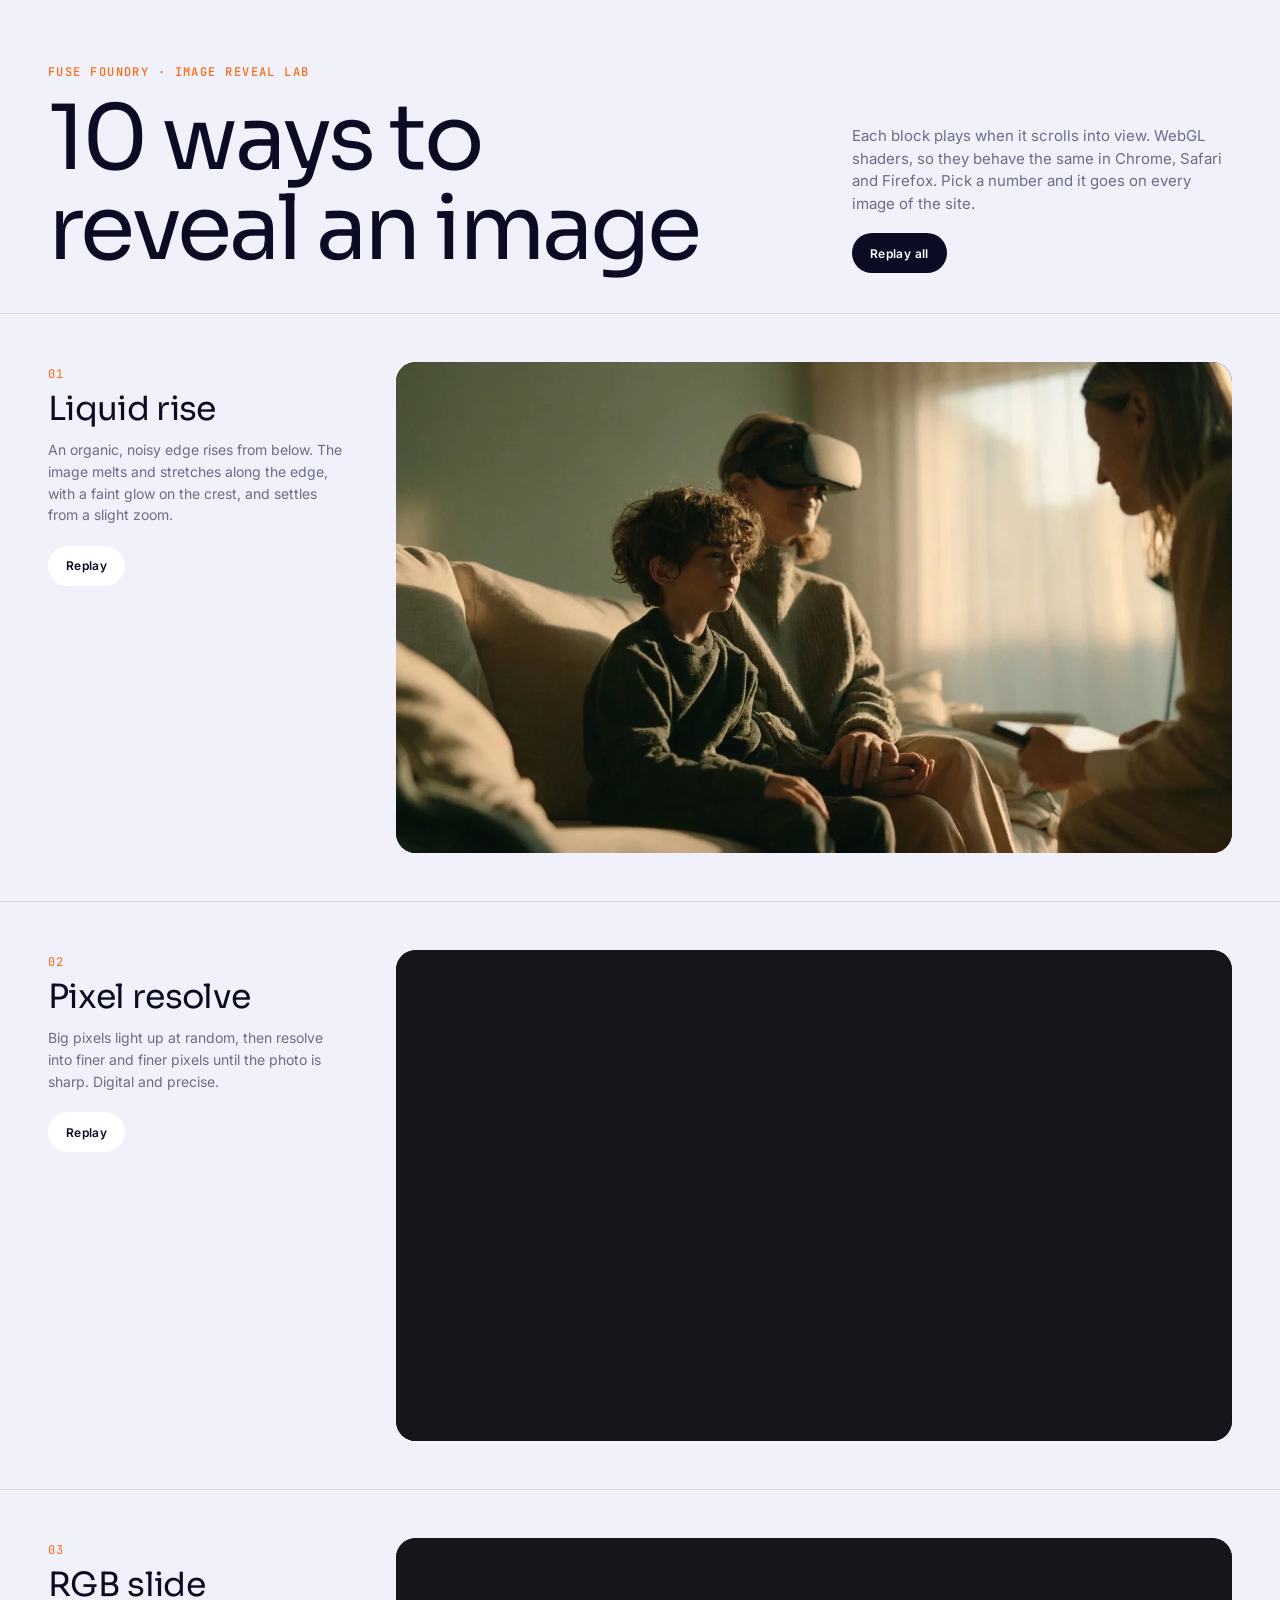
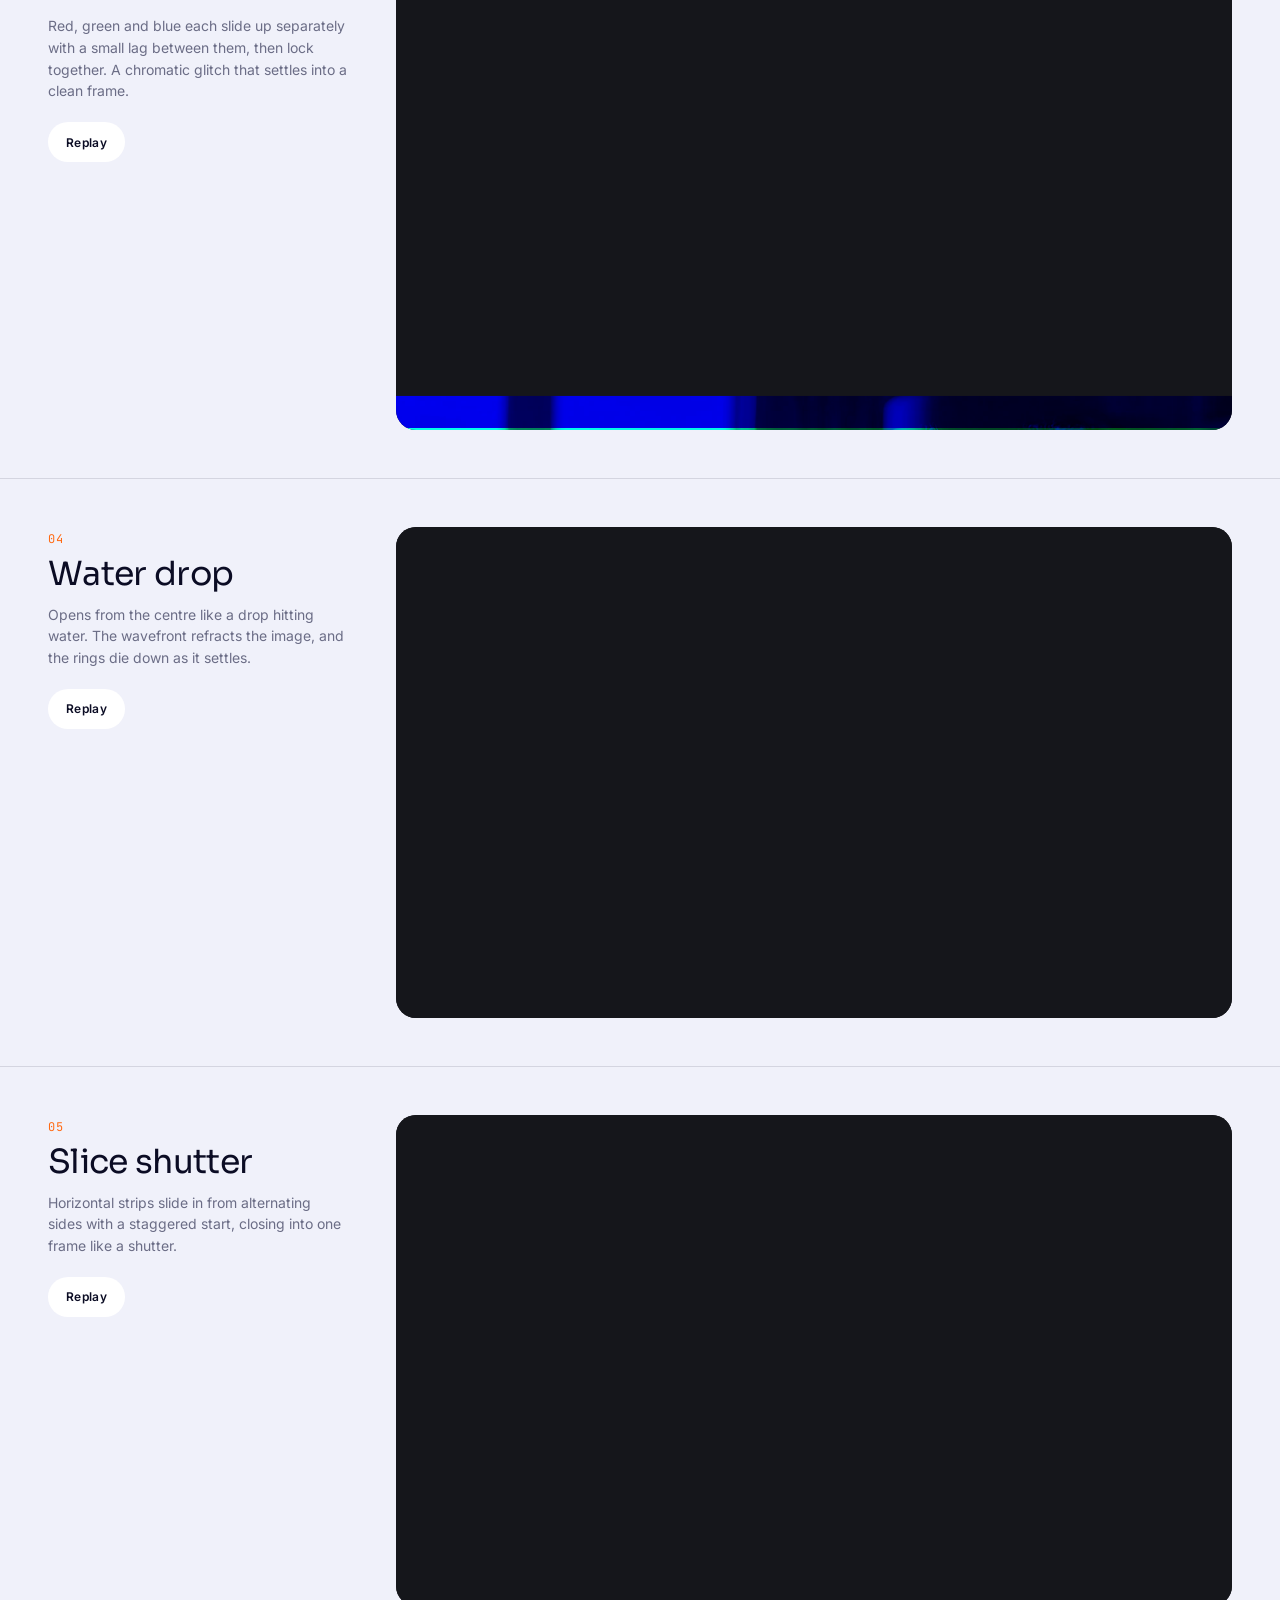
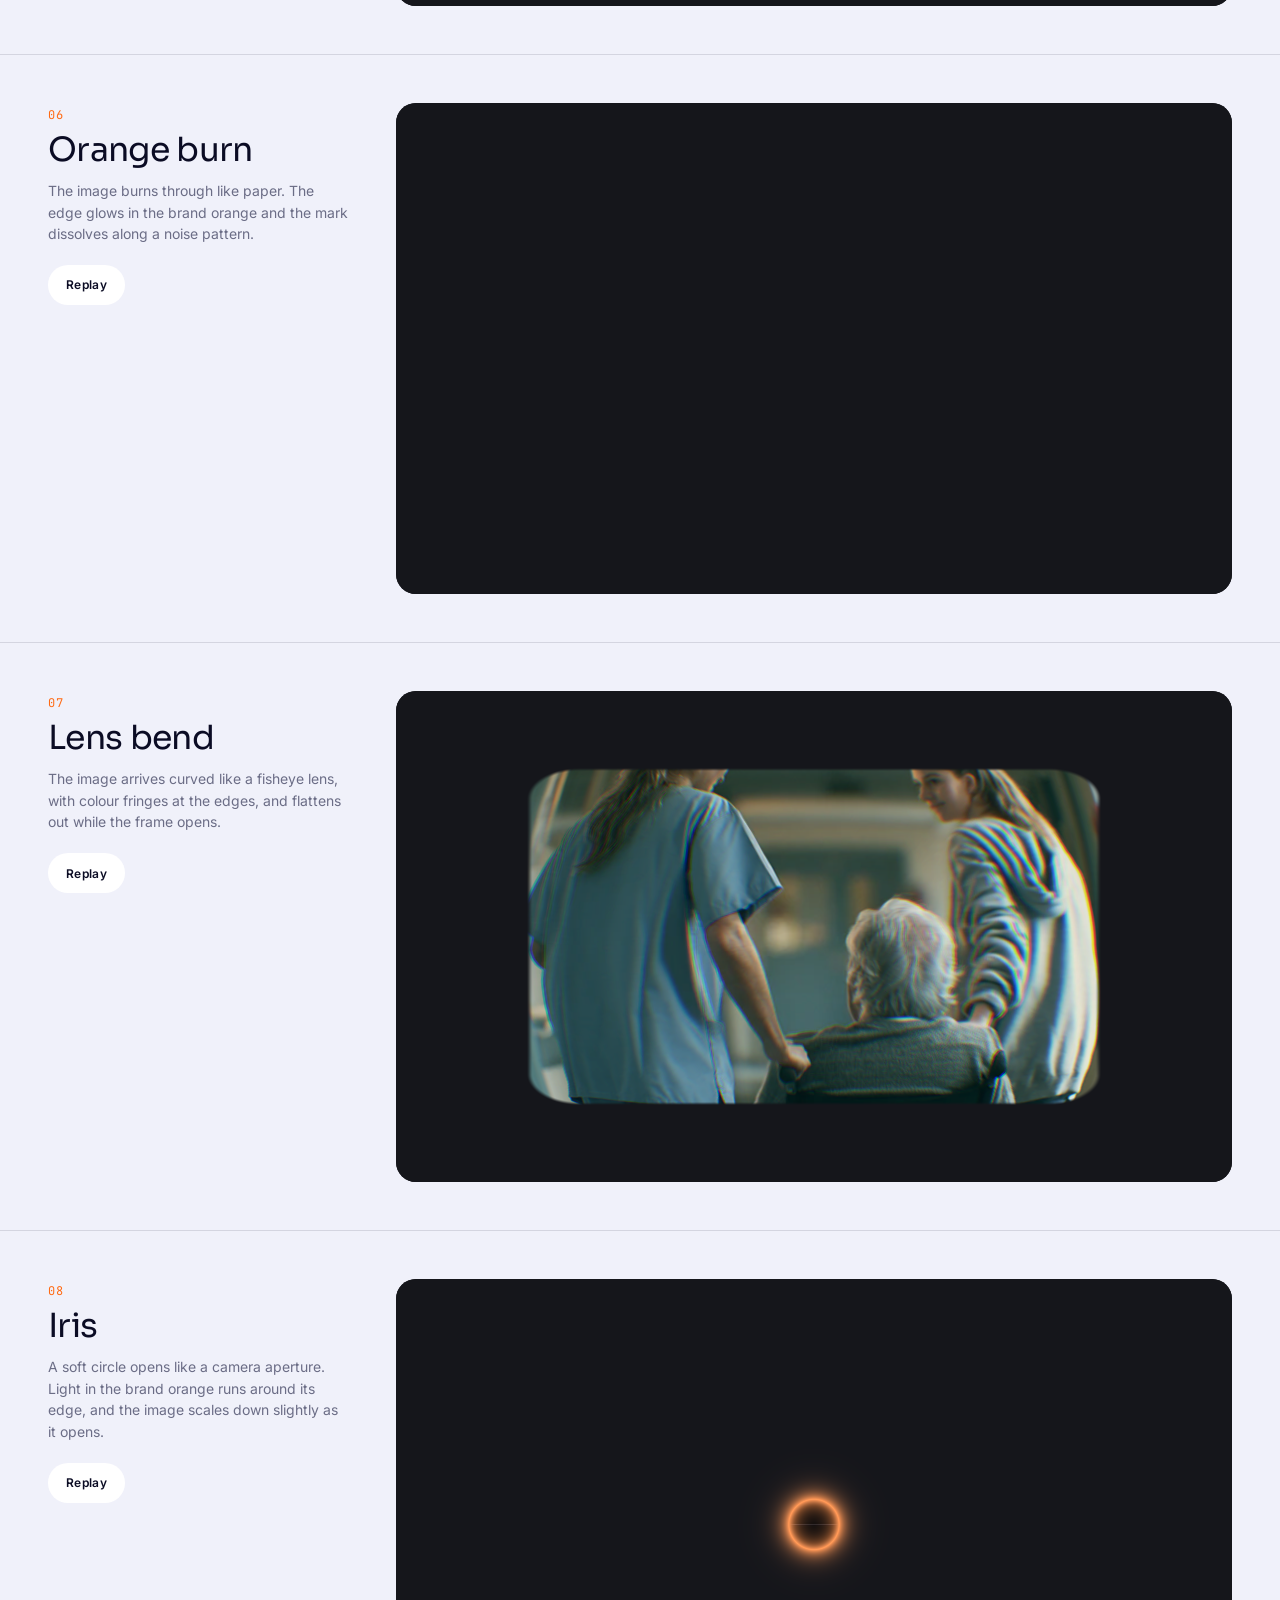
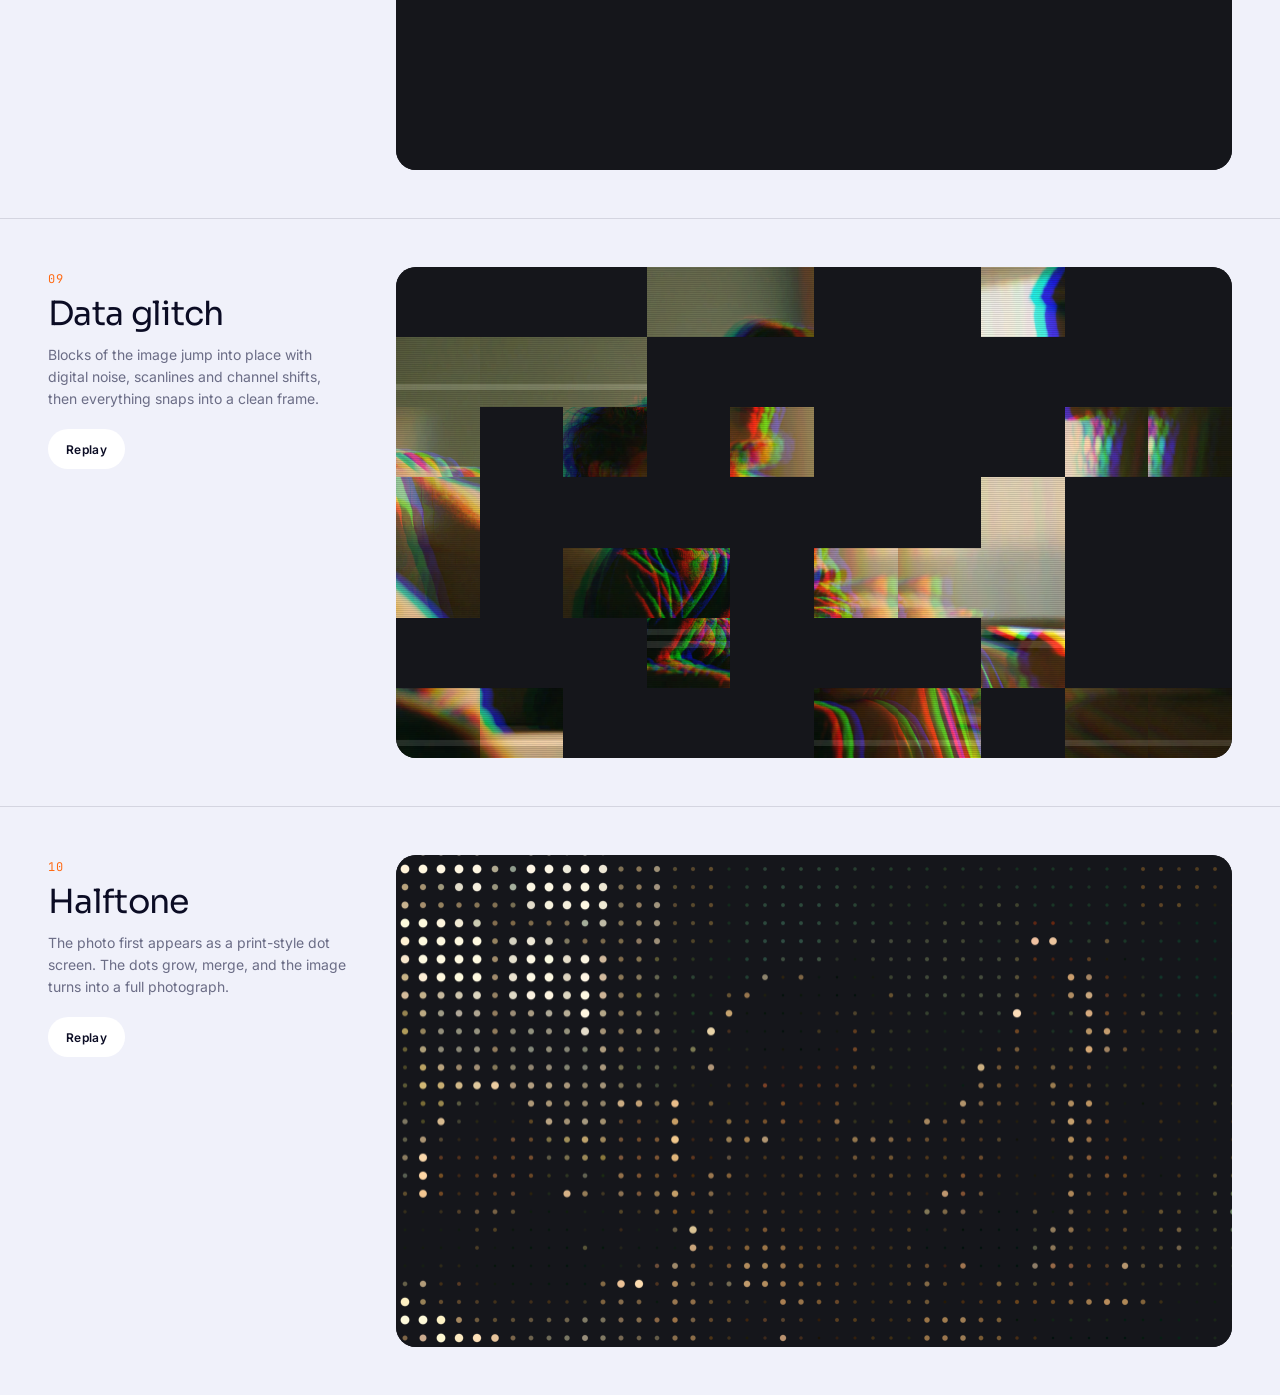
<file: effects.html>
<!doctype html>
<html lang="en">
<head>
<meta charset="utf-8">
<meta name="viewport" content="width=device-width, initial-scale=1">
<title>Image Reveal Lab</title>
<link rel="preconnect" href="https://fonts.googleapis.com">
<link rel="preconnect" href="https://fonts.gstatic.com" crossorigin>
<link href="https://fonts.googleapis.com/css2?family=Sora:wght@300;400;500&family=Inter:wght@400;500;600&family=JetBrains+Mono:wght@400;500&display=swap" rel="stylesheet">
<style>
  :root { --bg: #f0f1fa; --ink: #0b0c24; --muted: #6b6d86; --line: rgba(11,12,36,.12); --orange: #ff6a13; --pad: clamp(16px, 4vw, 48px); }
  * { box-sizing: border-box; margin: 0; padding: 0; }
  body { background: var(--bg); color: var(--ink); font-family: Inter, system-ui, sans-serif; }
  header { padding: 64px var(--pad) 40px; display: flex; justify-content: space-between; align-items: end; gap: 24px; flex-wrap: wrap; }
  h1 { font-family: Sora, sans-serif; font-weight: 400; letter-spacing: -.04em; font-size: clamp(44px, 7vw, 104px); line-height: 1; }
  .lead { max-width: 380px; color: var(--muted); font-size: 15px; line-height: 1.5; }
  .btn { font: 600 12px Inter, sans-serif; letter-spacing: .03em; height: 40px; padding: 0 18px; border-radius: 999px; border: 0; background: var(--ink); color: #fff; cursor: pointer; }
  .btn.light { background: #fff; color: var(--ink); }
  .tools { display: flex; gap: 8px; }
  .fx { display: grid; grid-template-columns: minmax(200px, 300px) 1fr; gap: var(--pad); padding: 48px var(--pad); border-top: 1px solid var(--line); align-items: start; }
  .fx .num { font-family: 'JetBrains Mono', monospace; font-size: 12px; color: var(--orange); letter-spacing: .1em; }
  .fx h2 { font-family: Sora, sans-serif; font-weight: 400; font-size: clamp(26px, 2.6vw, 38px); letter-spacing: -.02em; margin: 10px 0 12px; line-height: 1.05; }
  .fx p { color: var(--muted); font-size: 14px; line-height: 1.55; margin-bottom: 20px; }
  .stage { position: relative; aspect-ratio: 16 / 9.4; border-radius: 20px; overflow: hidden; background: #15161b; }
  .stage canvas { position: absolute; inset: 0; width: 100%; height: 100%; display: block; }
  @media (max-width: 760px) { .fx { grid-template-columns: 1fr; } }
</style>
</head>
<body>
<header>
  <div>
    <p style="font:500 12px 'JetBrains Mono',monospace;letter-spacing:.12em;color:var(--orange);margin-bottom:14px">FUSE FOUNDRY · IMAGE REVEAL LAB</p>
    <h1>10 ways to<br>reveal an image</h1>
  </div>
  <div>
    <p class="lead">Each block plays when it scrolls into view. WebGL shaders, so they behave the same in Chrome, Safari and Firefox. Pick a number and it goes on every image of the site.</p>
    <div class="tools" style="margin-top:18px"><button class="btn" id="all">Replay all</button></div>
  </div>
</header>
<main id="list"></main>

<script>
const IMAGES = ['img/care-ready.webp', 'img/care-learn.webp', 'img/care-remember.webp', 'img/care-recover.webp', 'img/junior-class.webp',
                'img/care-vr-elder.webp', 'img/about-corridor.webp', 'img/creative-ai-models.jpg', 'img/care-ready.webp', 'img/care-learn.webp'];

// shared shader prelude: cover-fit sampling, easing, noise
const HEAD = `
precision highp float;
uniform sampler2D uTex; uniform vec2 uRes, uImg; uniform float uP, uT; uniform vec3 uBg;
varying vec2 vUv;
vec2 cover(vec2 uv){ float rs=uRes.x/uRes.y, ri=uImg.x/uImg.y; vec2 s = rs>ri ? vec2(1., ri/rs) : vec2(rs/ri, 1.); return (uv-.5)*s+.5; }
vec3 img(vec2 uv){ return texture2D(uTex, cover(clamp(uv, 0., 1.))).rgb; }
float inside(vec2 uv){ return step(0., uv.x)*step(uv.x, 1.)*step(0., uv.y)*step(uv.y, 1.); }
float eOut(float x){ x=clamp(x,0.,1.); return 1.-pow(1.-x, 3.); }
float eIO(float x){ x=clamp(x,0.,1.); return x<.5 ? 4.*x*x*x : 1.-pow(-2.*x+2., 3.)/2.; }
float hash(vec2 p){ return fract(sin(dot(p, vec2(127.1, 311.7)))*43758.5453); }
float noise(vec2 p){ vec2 i=floor(p), f=fract(p); f=f*f*(3.-2.*f);
  return mix(mix(hash(i), hash(i+vec2(1,0)), f.x), mix(hash(i+vec2(0,1)), hash(i+vec2(1,1)), f.x), f.y); }
float fbm(vec2 p){ float v=0., a=.5; for(int i=0;i<5;i++){ v+=a*noise(p); p*=2.03; a*=.5; } return v; }
`;

const FX = [
  { name: 'Liquid rise', desc: 'An organic, noisy edge rises from below. The image melts and stretches along the edge, with a faint glow on the crest, and settles from a slight zoom.', dur: 1.9, frag: `
    void main(){
      float e = eIO(uP);
      float n = fbm(vUv*vec2(3.,2.) + vec2(uT*.15, 0.));
      float edge = mix(-.25, 1.25, e) + (n-.5)*.35;
      float d = vUv.y - edge;
      float m = smoothstep(.03, -.03, d);
      float w = exp(-abs(d)*18.)*(1.-e*.6);
      vec2 uv = (vUv-.5)*(1.-.14*(1.-e))+.5;
      uv.y -= w*.08; uv.x += w*(n-.5)*.05;
      vec3 c = mix(uBg, img(uv), m) + w*.22*m;
      gl_FragColor = vec4(c, 1.);
    }` },
  { name: 'Pixel resolve', desc: 'Big pixels light up at random, then resolve into finer and finer pixels until the photo is sharp. Digital and precise.', dur: 1.8, frag: `
    void main(){
      float e = eOut(uP);
      float size = mix(48., 1., pow(e, .55));
      vec2 cells = uRes/size;
      vec2 id = floor(vUv*cells);
      vec2 uv = size > 1.5 ? (id+.5)/cells : vUv;
      float r = hash(id + floor(size));
      float m = step(r, uP*1.6);
      gl_FragColor = vec4(mix(uBg, img(uv), m), 1.);
    }` },
  { name: 'RGB slide', desc: 'Red, green and blue each slide up separately with a small lag between them, then lock together. A chromatic glitch that settles into a clean frame.', dur: 1.6, frag: `
    void main(){
      float e = eIO(uP);
      float base = 1.-e;                          // whole frame rises into place
      float k = (1.-eOut(uP))*.09;               // channels split a little and lock together at the end
      vec2 ur = vUv + vec2(0., base + k), ug = vUv + vec2(0., base), ub = vUv + vec2(0., base - k);
      vec3 col = vec3(img(ur).r*inside(ur), img(ug).g*inside(ug), img(ub).b*inside(ub));
      float any = max(inside(ur), max(inside(ug), inside(ub)));
      col = mix(uBg, col, any);
      gl_FragColor = vec4(col, 1.);
    }` },
  { name: 'Water drop', desc: 'Opens from the centre like a drop hitting water. The wavefront refracts the image, and the rings die down as it settles.', dur: 2.0, frag: `
    void main(){
      float e = eOut(uP);
      vec2 asp = vec2(uRes.x/uRes.y, 1.);
      vec2 q = (vUv-.5)*asp;
      float d = length(q), R = e*1.25;
      float wave = sin((d-R)*55.)*exp(-abs(d-R)*9.)*(1.-e);
      vec2 dir = d>0. ? q/d : vec2(0.);
      vec2 uv = vUv + dir/asp*wave*.035;
      float m = smoothstep(R, R-.04, d);
      vec3 c = mix(uBg, img(uv), m) + max(wave, 0.)*.12*m;
      gl_FragColor = vec4(c, 1.);
    }` },
  { name: 'Slice shutter', desc: 'Horizontal strips slide in from alternating sides with a staggered start, closing into one frame like a shutter.', dur: 1.7, frag: `
    void main(){
      float N = 9.;
      float i = floor(vUv.y*N);
      float t = eIO((uP - i/N*.45)/.55);
      float dir = mod(i, 2.) < 1. ? -1. : 1.;
      vec2 uv = vUv + vec2(dir*(1.-t), 0.);
      uv.x = (uv.x-.5)*(1.+.25*(1.-t))+.5;
      gl_FragColor = vec4(mix(uBg, img(uv), inside(uv)), 1.);
    }` },
  { name: 'Orange burn', desc: 'The image burns through like paper. The edge glows in the brand orange and the mark dissolves along a noise pattern.', dur: 2.2, frag: `
    void main(){
      float n = fbm(vUv*4.5);
      float th = mix(-.1, 1.15, eIO(uP));
      float m = smoothstep(th, th-.04, n);
      float edge = smoothstep(.035, 0., abs(n-th)) * (1.-smoothstep(.95, 1.15, th));
      vec3 c = mix(uBg, img(vUv), m) + edge*vec3(1., .42, .07)*.9;
      gl_FragColor = vec4(c, 1.);
    }` },
  { name: 'Lens bend', desc: 'The image arrives curved like a fisheye lens, with colour fringes at the edges, and flattens out while the frame opens. ', dur: 1.8, frag: `
    vec2 bend(vec2 uv, float k){ uv -= .5; uv *= 1. + k*dot(uv, uv); return uv*(1./(1.+k*.25)) + .5; }
    void main(){
      float e = eOut(uP);
      float k = (1.-e)*1.6;
      vec3 c = vec3(img(bend(vUv, k*1.08)).r, img(bend(vUv, k)).g, img(bend(vUv, k*.92)).b);
      vec2 inset = vec2(.5)*(1.-e)*.32;
      vec2 q = abs(vUv-.5) - (.5 - inset) + .06;
      float rr = length(max(q, 0.)) - .06;
      float m = smoothstep(.004, -.004, rr);
      gl_FragColor = vec4(mix(uBg, c, m), 1.);
    }` },
  { name: 'Iris', desc: 'A soft circle opens like a camera aperture. Light in the brand orange runs around its edge, and the image scales down slightly as it opens.', dur: 1.7, frag: `
    void main(){
      float e = eIO(uP);
      vec2 asp = vec2(uRes.x/uRes.y, 1.);
      float d = length((vUv-.5)*asp);
      float R = e*1.1;
      float m = smoothstep(R, R-.015, d);
      float ring = exp(-abs(d-R)*60.)*(1.-e);
      vec2 uv = (vUv-.5)*(1.-.2*(1.-e))+.5;
      vec3 c = mix(uBg, img(uv), m) + ring*vec3(1., .55, .25);
      gl_FragColor = vec4(c, 1.);
    }` },
  { name: 'Data glitch', desc: 'Blocks of the image jump into place with digital noise, scanlines and channel shifts, then everything snaps into a clean frame.', dur: 1.6, frag: `
    void main(){
      float e = eOut(uP);
      float jitter = floor(uT*18.);
      vec2 blk = floor(vUv*vec2(10., 7.));
      float h = hash(blk + jitter*.13);
      float show = step(hash(blk*1.7), uP*1.5);
      float amp = (1.-e);
      vec2 uv = vUv + vec2((h-.5)*.35*amp*step(.55, h), 0.);
      float split = .03*amp;
      vec3 c = vec3(img(uv+vec2(split,0.)).r, img(uv).g, img(uv-vec2(split,0.)).b);
      c *= 1. - .25*amp*step(.5, fract(vUv.y*uRes.y*.5));
      c += amp*.25*step(.92, hash(vec2(floor(vUv.y*80.), jitter)));
      gl_FragColor = vec4(mix(uBg, c, show), 1.);
    }` },
  { name: 'Halftone', desc: 'The photo first appears as a print-style dot screen. The dots grow, merge, and the image turns into a full photograph.', dur: 2.0, frag: `
    void main(){
      float e = eIO(uP);
      float size = 18.;
      vec2 cells = uRes/size;
      vec2 id = floor(vUv*cells), f = fract(vUv*cells)-.5;
      vec3 s = img((id+.5)/cells);
      float lum = dot(s, vec3(.3,.59,.11));
      float r = (.25 + .5*lum)*e*1.6;
      float dotm = smoothstep(r, r-.08, length(f));
      vec3 c = mix(uBg, s, dotm);
      c = mix(c, img(vUv), smoothstep(.72, 1., e));
      gl_FragColor = vec4(c, 1.);
    }` },
];

const VERT = 'attribute vec2 p; varying vec2 vUv; void main(){ vUv = p*.5+.5; gl_Position = vec4(p, 0., 1.); }';
const BG = [21/255, 22/255, 27/255];
// ?p=0.4 freezes every block at that progress (for inspecting a frame)
const FREEZE = new URLSearchParams(location.search).has('p') ? parseFloat(new URLSearchParams(location.search).get('p')) : null;

function make(el, fx, src) {
  const canvas = document.createElement('canvas');
  el.querySelector('.stage').appendChild(canvas);
  const gl = canvas.getContext('webgl', { antialias: false, premultipliedAlpha: false });
  const sh = (type, code) => { const s = gl.createShader(type); gl.shaderSource(s, code); gl.compileShader(s);
    if (!gl.getShaderParameter(s, gl.COMPILE_STATUS)) console.error(fx.name, gl.getShaderInfoLog(s)); return s; };
  const prog = gl.createProgram();
  gl.attachShader(prog, sh(gl.VERTEX_SHADER, VERT));
  gl.attachShader(prog, sh(gl.FRAGMENT_SHADER, HEAD + fx.frag));
  gl.linkProgram(prog); gl.useProgram(prog);
  const buf = gl.createBuffer(); gl.bindBuffer(gl.ARRAY_BUFFER, buf);
  gl.bufferData(gl.ARRAY_BUFFER, new Float32Array([-1,-1, 1,-1, -1,1, 1,1]), gl.STATIC_DRAW);
  const loc = gl.getAttribLocation(prog, 'p'); gl.enableVertexAttribArray(loc); gl.vertexAttribPointer(loc, 2, gl.FLOAT, false, 0, 0);
  const U = n => gl.getUniformLocation(prog, n);
  const tex = gl.createTexture(); gl.bindTexture(gl.TEXTURE_2D, tex);
  gl.pixelStorei(gl.UNPACK_FLIP_Y_WEBGL, true);
  gl.texImage2D(gl.TEXTURE_2D, 0, gl.RGBA, 1, 1, 0, gl.RGBA, gl.UNSIGNED_BYTE, new Uint8Array([21, 22, 27, 255]));
  ['TEXTURE_MIN_FILTER', 'TEXTURE_MAG_FILTER'].forEach(k => gl.texParameteri(gl.TEXTURE_2D, gl[k], gl.LINEAR));
  ['TEXTURE_WRAP_S', 'TEXTURE_WRAP_T'].forEach(k => gl.texParameteri(gl.TEXTURE_2D, gl[k], gl.CLAMP_TO_EDGE));
  const state = { start: -1, img: [1, 1], ready: false };
  const im = new Image();
  im.onload = () => {
    gl.bindTexture(gl.TEXTURE_2D, tex);
    gl.texImage2D(gl.TEXTURE_2D, 0, gl.RGBA, gl.RGBA, gl.UNSIGNED_BYTE, im);
    state.img = [im.naturalWidth, im.naturalHeight]; state.ready = true;
  };
  im.src = src;
  gl.uniform3fv(U('uBg'), BG);
  function draw(now) {
    const dpr = Math.min(devicePixelRatio, 2), w = canvas.clientWidth * dpr | 0, h = canvas.clientHeight * dpr | 0;
    if (canvas.width !== w || canvas.height !== h) { canvas.width = w; canvas.height = h; gl.viewport(0, 0, w, h); }
    const p = FREEZE !== null ? (state.ready ? FREEZE : 0) : state.start < 0 || !state.ready ? 0 : Math.min(1, (now - state.start) / 1000 / fx.dur);
    gl.uniform2f(U('uRes'), w, h); gl.uniform2f(U('uImg'), state.img[0], state.img[1]);
    gl.uniform1f(U('uP'), p); gl.uniform1f(U('uT'), now / 1000);
    gl.drawArrays(gl.TRIANGLE_STRIP, 0, 4);
    return p;
  }
  return { draw, play() { state.start = performance.now(); }, state };
}

const list = document.getElementById('list');
const items = FX.map((fx, i) => {
  const el = document.createElement('section');
  el.className = 'fx';
  el.innerHTML = `<div><span class="num">${String(i + 1).padStart(2, '0')}</span><h2>${fx.name}</h2><p>${fx.desc}</p>
    <button class="btn light">Replay</button></div><div class="stage"></div>`;
  list.appendChild(el);
  const r = make(el, fx, IMAGES[i]);
  el.querySelector('button').onclick = () => r.play();
  r.visible = false;
  new IntersectionObserver(([en]) => {
    r.visible = en.isIntersecting;
    if (en.isIntersecting && r.state.start < 0) r.play();
  }, { threshold: 0.45 }).observe(el.querySelector('.stage'));
  return r;
});
document.getElementById('all').onclick = () => items.forEach(r => r.play());
(function loop(now) {
  requestAnimationFrame(loop);
  for (const r of items) if (r.visible || FREEZE !== null) r.draw(now);
})(performance.now());
</script>
</body>
</html>
</file>
